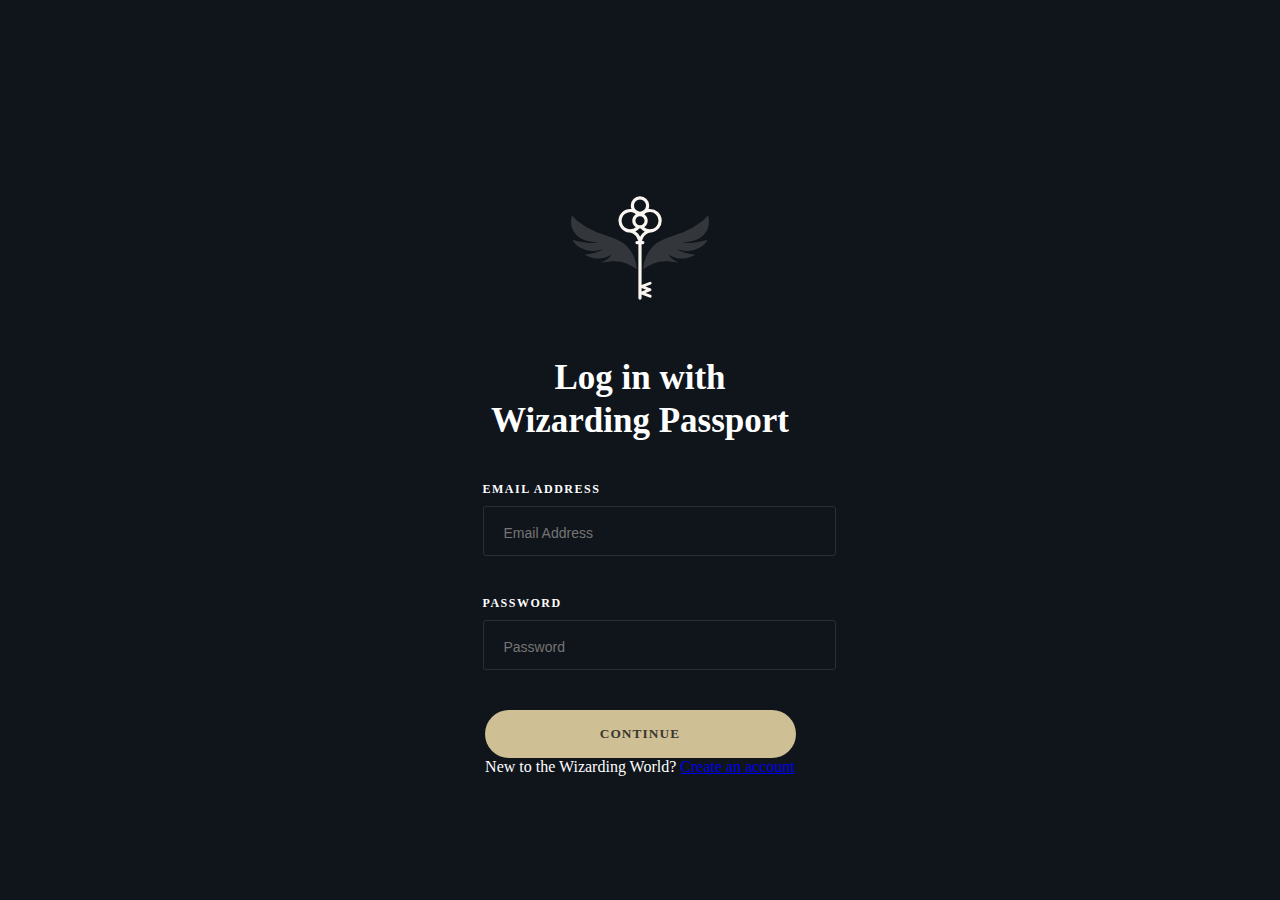
<file: form.html>
<!DOCTYPE html>
<html lang="en">
<head>
    <meta charset="UTF-8">
    <meta name="viewport" content="width=device-width, initial-scale=1.0">
    <link rel="stylesheet" href="./assets/css/style.css">
    <title>Wizarding passport</title>
</head>
<body>

    <header class="form-header">

    </header>
    <div class="forms">
       <a href="index.html"> <div  class="svg_au">
        <svg  height="136" viewBox="0 0 264.99 198.28" width="138"><g fill="#faf6f0" transform="translate(-3.59 -87.96)"><g opacity="0.15"><path d="m264.15 171.81a138.26 138.26 0 0 1 -26 5.24 75.57 75.57 0 0 1 -19.52-.64c7.65-.53 21.16-2.22 30.65-7.66.26-.12 26.16-12.84 17.53-43.62a.78.78 0 0 0 -1.44-.12c0 .09-4.68 9.27-30.67 24.13-10 5.72-21.32 9.7-32.26 13.56-16.6 5.84-32.28 11.36-42.45 22.26-16.8 18-17.47 41.21-17.47 41.45a.76.76 0 0 0 .76.78.76.76 0 0 0 .44-.13c.15-.11 14.86-10.17 29.57-13.45s34.5 1.39 34.71 1.39a.77.77 0 0 0 .4-1.49 30.24 30.24 0 0 1 -17.58-13.93c6.77 4.4 26.32 14.33 49.88 1.35a.78.78 0 0 0 .38-.83.76.76 0 0 0 -.68-.61 145.61 145.61 0 0 1 -19.69-3.7 41.17 41.17 0 0 1 -13.16-6.31 53.82 53.82 0 0 0 33 1.25c19.1-5.58 24.36-17.38 24.57-17.88a.76.76 0 0 0 -.94-1z"></path><path d="m69.72 162.7c-10.95-3.86-22.27-7.84-32.26-13.56-25.86-14.78-30.64-24.04-30.68-24.14a.76.76 0 0 0 -.76-.43.75.75 0 0 0 -.67.55c-8.64 30.78 17.26 43.5 17.48 43.6 9.52 5.45 23.06 7.15 30.71 7.68a75.63 75.63 0 0 1 -19.53.64 138.92 138.92 0 0 1 -26-5.24.77.77 0 0 0 -.8.21.79.79 0 0 0 -.14.83c.21.5 5.47 12.3 24.58 17.88a53.83 53.83 0 0 0 33-1.25 41.13 41.13 0 0 1 -13.17 6.31 145.31 145.31 0 0 1 -19.69 3.7.78.78 0 0 0 -.68.61.79.79 0 0 0 .39.83c23.56 13 43.12 3 49.88-1.35a30.18 30.18 0 0 1 -17.58 13.93.77.77 0 0 0 .39 1.49c.2-.05 20-4.67 34.69-1.39s29.43 13.34 29.57 13.45a.78.78 0 0 0 .44.13.74.74 0 0 0 .36-.09.76.76 0 0 0 .41-.69c0-.24-.68-23.42-17.48-41.45-10.18-10.89-25.86-16.41-42.46-22.25z"></path></g><path d="m156.73 157.42a3.24 3.24 0 0 0 .87-.2 22.68 22.68 0 0 0 -2.86-45.22c-.73 0-1.46.06-2.19.13a17.52 17.52 0 0 0 1.25-6.49 17.72 17.72 0 1 0 -35.44 0 17.52 17.52 0 0 0 1.25 6.49c-.73-.07-1.45-.13-2.19-.13a22.69 22.69 0 0 0 -2.32 45.26 3.5 3.5 0 0 0 .66.12c7.66.44 14.33 6.68 16.59 15.52a3.15 3.15 0 0 0 .32.7h-2.2a3.08 3.08 0 1 0 0 6.15h2.53v103.41a3.08 3.08 0 1 0 6.16 0v-6.9l15.29 5.84a2.69 2.69 0 1 0 1.92-5l-9.76-3.73 9.76-3.73a2.93 2.93 0 0 0 .53-.27l.07-.06a2.43 2.43 0 0 0 .47-.43l.1-.12a2.45 2.45 0 0 0 .36-.63 1 1 0 0 0 0-.17 2.76 2.76 0 0 0 .08-.27v-.26a2.28 2.28 0 0 0 0-.26 2.45 2.45 0 0 0 0-.27v-.25a2.29 2.29 0 0 0 -.08-.28 1 1 0 0 0 0-.17s0 0 0-.06a2.15 2.15 0 0 0 -.14-.26 2.12 2.12 0 0 0 -.11-.21l-.18-.22-.15-.18-.22-.19-.18-.14-.24-.14-.23-.11h-.08l-9.76-3.73 9.76-3.73a2.69 2.69 0 1 0 -1.92-5l-15.29 5.84v-78.28h2.54a3.08 3.08 0 0 0 0-6.15h-1.88a3.27 3.27 0 0 0 .3-.69c2.27-8.85 8.94-15.09 16.61-15.53zm-2-39.22a16.54 16.54 0 1 1 0 33.07 16.36 16.36 0 0 1 -10.74-4 14.83 14.83 0 0 0 0-25.11 16.4 16.4 0 0 1 10.75-3.96zm-18.66 25.24a8.71 8.71 0 1 1 8.71-8.71 8.72 8.72 0 0 1 -8.7 8.71zm0-49.32a11.57 11.57 0 1 1 -11.56 11.56 11.57 11.57 0 0 1 11.57-11.56zm-18.66 57.15a16.54 16.54 0 1 1 10.74-29.09 14.83 14.83 0 0 0 0 25.11 16.36 16.36 0 0 1 -10.73 3.98zm30.46 115.83-8.71 3.32v-6.65zm-11.63-101.37a26.9 26.9 0 0 0 -8.94-10.57 22.55 22.55 0 0 0 7.28-5.64 14.1 14.1 0 0 0 3 0 22.68 22.68 0 0 0 7.48 5.73 26.73 26.73 0 0 0 -8.82 10.48z"></path></g></svg>
    </div></a>


    <section class="h1">
        <h1 class="center">Log in with Wizarding Passport</h1>
    </section>


    <section class="formAuth">
        <form name="login" id="loginForm" onsubmit="return validateForm()">
            <div class="Auth_inputContainer">
                <div class="input-container">
                    <span class="field-label">Email Address</span><label class="label-txt" for="email">
                        <input placeholder="Email Address" type="email" class="input-txt" id="email" name="email" aria-label="Email Address" data-hide="true" value=""></label>
                    </div><div class="input-container"><span class="field-label">Password</span><label class="label-txt" for="password">
                        <input placeholder="Password" type="password" class="input-txt" id="password" name="password" aria-label="Password" data-hide="true" value="">
                    </label></div></div>
                    
                    <div class="Auth_btnContainer">
                        <button type="submit" name="login" icon="" id="btnLogin" class="Button_btnPrimary " value='submit' >CONTINUE</button></div></form><span class="SignInForm_createAccountTxt">New to the Wizarding World? <a href="https://www.wizardingworld.com/about-passport">Create an account</a></span></section></div>

  


<script src="./assets/js/hero.js"></script>
</body>
</html>
</file>
<file: assets/css/style.css>
@font-face{
  font-family: 'Sofia-Regular';
  src:url(//assets/media/Sofia/Sofia-Regular.ttf)
}

@font-face{
  font-family: 'HennyPenny-Regular';
  src:url(//assets/media/Henny_Penny/HennyPenny-Regular.ttf)
}

*{
    margin:0;
    padding:0;
    list-style: none;
}

html{
    margin:0;
    padding: 0;
    height: 100%;
}

body{
    background-color: #10141b;
    color: #fff;
    margin: 0;
    height: 100%;


}



.wizardingLogo{
    width: 70px;
    height: 60.38px;
    margin-left: 47%;
}





.menu-wrap {
    position: fixed;
    top: 0px;
    left: 0;
    z-index: 1;
  
    
  }
  
  .menu-wrap .toggler {
    position: absolute;
    top: 0;
    left: 0;
    z-index: 2;
    cursor: pointer;
    width: 50px;
    height: 50px;
    opacity: 0;
    margin-left: 47px;
  }
  
  .menu-wrap .hamburger {
    position: absolute;
    top: 11px;
    left: 0;
    z-index: 1;
    width: 25px;
    height: 3px;
    padding: 1rem;
    display: flex;
    align-items: center;
    justify-content: center;
    margin-left: 47px;
  }

  .menu-wrap .hamburger > div {
    position: relative;
    flex: none;
    width: 100%;
    height: 2px;
    background: #fff;
    display: flex;
    align-items: center;
    justify-content: center;
    transition: all 0.4s ease;
  }
  

  .menu-wrap .hamburger > div::before,
  .menu-wrap .hamburger > div::after {
    content: '';
    position: absolute;
    z-index: 1;
    top: -10px;
    width: 100%;
    height: 2px;
    background: inherit;
  }
  

  .menu-wrap .hamburger > div::after {
    top: 10px;
  }
  

  .menu-wrap .toggler:checked + .hamburger > div {
    transform: rotate(135deg);
  }
  

  .menu-wrap .toggler:checked + .hamburger > div:before,
  .menu-wrap .toggler:checked + .hamburger > div:after {
    top: 0;
    transform: rotate(90deg);
  }
  

  .menu-wrap .toggler:checked:hover + .hamburger > div {
    transform: rotate(225deg);
  }
  
  .menu-wrap .toggler:checked ~ .menu {
    visibility: visible;
  }
  
  .menu-wrap .toggler:checked ~ .menu > div {
    transform: scale(1);
   
  }
  
  .menu-wrap .toggler:checked ~ .menu > div > div {
    opacity: 1;
    transition:  opacity 0.4s ease 0.4s;
  }
  
  .menu-wrap .menu {
    position: fixed;
    top: 0;
    left: 0;
    width: 100%;
    height: 100%;
    visibility: hidden;
    overflow: hidden;
    display: flex;
    align-items: center;

  }
  
  .menu-wrap .menu > div {
    background: #10141b ;
    width: 50%;
    height: 200vw;
    display: flex;
    flex: none;
    align-items: center;
    justify-content: center;
    transform: scale(0);
    transition: all 0.4s ease;
  }
  
  .menu-wrap .menu > div > div {
    text-align: center;
    max-width: 90vw;
    max-height: 100vh;
    opacity: 0;
    transition: opacity 0.4s ease;
  }
  
  .menu-wrap .menu > div > div > ul > li {
    list-style: none;
    color: #fff;
    font-size: 1.5rem;
    padding: 1rem;
  }
  
  .menu-wrap .menu > div > div > ul > li > a {
    color: inherit;
    text-decoration: none;
    transition: color 0.4s ease;
  }
  


header{
    height: 80px;
    display: flex;
    justify-content: space-between;
    align-items: center;
    margin-left: 50px ;
    margin-right: 50px;
    
    
}


.harryPotterLogo{
    width: 350px;
    height: 200px;
    margin-top: 50px;
    animation: growUp 1s;
    transition: ease-in; 
    animation-timing-function: ease-in-out;
}

.hero_section{
    width: 840px;
    display: flex;
    align-items: center;
    justify-content: center;
    flex-direction: column;
    font-size: 18px;
    margin-left:20%;
    
}


h1{
    font-size:40px;
    animation: growUp 1s;
    transition: ease-in;
    animation-timing-function: ease-in-out;
}

.btn{
    width:320px;
    height: 52px;
    background-color: #6b63b5;
    color:#fff;
    font-size:14px;
    text-align: center;
    font-weight: 700;
    letter-spacing: 1.5px;
    border-top-left-radius: 20px;
    border-bottom-left-radius: 20px;
    border-bottom-right-radius: 20px;
    border-top-right-radius: 20px;
    margin-top:40px;
    animation: growUp 1s;
    transition: ease-in;
    border: 0; 
    animation-timing-function: ease-in-out; 
    
}


.hero_img{
    position:absolute;
    z-index:-2;
    width: 100%;
    height:100vh;
    object-fit: cover;
    top: 0;
    right: 0;
    bottom: 0;
    left: 0; 
   
}

.description{
    animation: growUp 1s;
    transition: ease-in;
    animation-timing-function: ease-in-out;
    font-family: 'HennyPenny-Regular';

}


@keyframes growUp{
    0%   { transform:scale(0); }
  100% { transform:scale(1); }
}



.audio_img{
  width: 905.66px;
  height: 509.42px;

  
}

.Audio{
  width: 100%;
  height:100vh;
  background-color: #10141b;
  margin-top: 25%;
  display: flex;
  justify-content: space-between;
  align-items: center;
 
}


.Audio_Section{
  
  position: absolute;
  left:800px

}

.littleone{
  font-family: 'HennyPenny-Regular';
  font-weight: 700;
  font-size: 25px;
  line-height: 42px;
  color: #f9f4f2;
  text-align: left;
  margin-top: 5px;
}


.main_txt{

  font-weight: 700;
  font-size: 40px;
  line-height: 42px;
  color: #f9f4f2;
  text-align: left;
  margin-top: 5px;
}


.description2{

  font-weight: 700;
  font-size: 20px;
  line-height: 42px;
  color: #f9f4f2;
  text-align: left;
  margin-top: 5px;
}


.youTube{
  width: 100%;
}


.youtubeWrapper{
  display: flex;
  justify-content: space-around;
  align-items: center;
}


.firstTwo{
  display: flex;
  flex-direction: column;
}

.firstTwo div{
  width:492px;
  height: 390.8px;
  background-color: white;
  margin-top: 20px;
}


.secondTwo{
  display: flex;
  flex-direction: column;
  margin-top: 190px;
}

.secondTwo div{
  width:492px;
  height: 390.8px;
  margin-top: 20px;

}

.youTube h2{
  font-weight: 700;
  font-size: 40px;
  line-height: 42px;
  color: #f9f4f2;
  text-align: left;
  margin-left: 100px;
}


/* footer */
footer{
    height: 515px;
    padding-left: 50px;
    padding-right: 50px;
    padding: 40px 20px;
    text-align: center;
    line-height: 1;
    font-size: 10px;
    position: relative;
    background-color: #10141b;
    z-index: 3;
    font-family: 'Sofia-Regular';
    font-weight: 400;
}


.outer{  
  display: flex;
  flex-direction: column;
  justify-content: space-between;
  border: 1px solid #696b78;
  margin-top: 90px;
}


.inner{
  max-width: 1240px;
  width: 100%;
  margin-left: auto;
  margin-right: auto;
}

.upper{
  height: 105px;
  display: flex;
  flex-direction: row;
  justify-content: space-between;
  width: 100%;
  padding-bottom: 12px;
    
}


.upper_ul{
  list-style: none;
    padding: 0;
    margin: 0;
    display: flex;
    flex-direction: column;
    align-items: center;
    flex-wrap: wrap;
    height: 105px;
}

.upper_ul li{
  margin-bottom: 15px;
    display: flex;
    font-size: 20px;
    line-height: 20px;
    font-size: 14px;
    text-align: left
}

.logo img{
  width: 107.99px;
  height: 80.81px;
}


.divider{
  border: 2px;
    height: 1px;
    width: 100%;
    background-color: #353643;
}


.lower{
  padding-top: 0;
  display: flex;
  flex-direction: row;
  justify-content: space-between;
  align-items: flex-start;
  margin-top: 20px;
}

.textDiv{
  
  height: 200px;
  text-align: left;
    margin-top: 15px;
    line-height: 1.33;
    font-family: 'Sofia-Regular';
    color: #9fa1ad;
    padding-left:25px;

}

.tradeMark{
  font-size: 14px;
    line-height: 20px;
    max-width: 702px;
    width: 100%
}

.textDiv p{
  font-size: 14px;
    line-height: 20px;
    max-width: 702px;
    width: 100%;
    margin: 16px 0;
    font-weight: 400;
    font-stretch: normal;
    line-height: 16px;
    letter-spacing: .25px;
    font-size: 12px;
}


.social{
  display: flex;
    justify-content: space-between;
    width: 220px;
    top: 0;
    right: 0;
    margin-top: 19px;
    padding-right: 25px;
}

.social li{
  width: 40px;
    height: 40px;
    background-color: #242633;

    border-radius: 50%;
    display: flex;
    justify-content: center;
    align-items: center;
}


.social li svg path {
  fill:#fff;
}



  /* hero statistics  */


  .hero_reviews{
    text-align: center;
  }

  .nightSky{
    position:absolute;
    z-index:-2;
    width: 100%;
    height:100vh;
    object-fit: cover;
    top: 0;
    right: 0;
    bottom: 0;
    left: 0; 
  }


  .hero_reviews h1{
    font-size: 90px;
    
  }


  #characters{
    width: 595px;
    height: 595px;
   border: 1px solid #fff;
    display: flex;
    flex-direction: column;
    margin:60px;
    justify-content: space-between;
    align-items: center;
    text-align: center;
    
  }


  .divSection{
    display: flex;
    width: 100vw;
    flex-wrap: wrap;
    align-items: center;
    justify-content: space-around;
    position: relative;
    top:400px
  }


  .hero{
    margin-top: 350px ;
  }



  .forms{
    width: 315px;
    margin: 0 auto;
  }


  .svg_au{
    display: flex;
    justify-content: center;
    align-items: center;
    margin-bottom: 40px;
  }


  .h1{
    display: flex;
    flex-direction: column;
    align-items: center;
    width: 315px;
    text-align: center;
  }

  .h1 h1{
    font-size: 35px;
    line-height: 43px;
    width: 315px;
    margin-bottom: 40px;
  }

  .formAuth{
    margin: 0 auto;
    display: flex;
    align-items: center;
    justify-content: center;
    flex-direction: column;
  }

  form{
    flex-direction: row;
    align-items: center;
    justify-content: center;
    width: 100%;
  }

  .SignInForm{
    display: flex;
    justify-content: center;
    align-items: center;
    margin-top: 20px;
  }


  .input-container{
    margin-bottom: 32px;
  }


  .Auth_inputContainer>label{
    margin-top: 20px;
  }


  .field-label{
    text-transform: uppercase;
    font-size: 12px;
    color: #fff;
    position: relative;
    letter-spacing: 1.5px!important;
    display: inherit;
    line-height: 1.33!important;
    font-family: 'Sofia-Regular' ;
    font-weight: 700;
    line-height: 1.18;
    letter-spacing: 1.1px;
  }


  .label-txt{
    font-size: 11px;
    color: #fff;
    position: relative;
    font-weight: 700;
    line-height: 1.08;
    letter-spacing: 1.1px
  }


  .SignInForm_createAccountTxt button{
    line-height: 1.67;
    font-size: .75rem;
    color: #fff;
  }

  .Auth_btnContainer{
    width: 100%;
    padding: 0;
    margin-top: 20px;
    display: flex;
    justify-content: center;
    align-items: center;
    flex-direction: column;
  }


  .Button_btnPrimary{
    color: #3a372e;
    background-color: #cec094;
    border-radius: 30px;
    border-width: 0;
    min-width: 200px;
    display: inline-block;
    text-align-last: center;
    font-family: 'Sofia-Regular';
    font-weight: 700;
    line-height: 1.18;
    letter-spacing: 1.1px;
    transition: background-color .3s ease-in-out;
    height: 48px;
    width: 311px;



  }

  .form-header{
    height: 20%;
  }


  .input-txt{
    font-weight: 400;
    font-size: 14px;
    color: #fff;
    background: inherit;
    padding: 18px 20px 14px;
    margin: 8px 0;
    border: 1px solid hsla(0,0%,59.2%,.2);
    border-radius: 3px;
    transition: border .3s ease-in-out;
    width: 311px;
  }


  .loginbtn{
    background-color: #6b63b5;
    color: #f9f4f2;
    cursor: pointer;
    font-weight: 400;
    font-size: 14px;
    border-radius: 3px;
    padding:8px 20px 5px;
    border: 0;
  }

  /* #canvas1{
    position:fixed;
  top:0;
  right:0;
  bottom:0;
  left:0;
  z-index: -2;
  } */



  @media   (max-width: 320px){
    body{
      display: block;
      
    }

    .hero_img{
      position:absolute;
      z-index:-2;
      width: 100%;
      height:100vh;
      object-fit: cover;
      top: 0;
      right: 0;
      bottom: 0;
      left: 0; 
     
  }



  .hero_section{
  width: 320px;
  display: flex;
  align-items: center;
  justify-content: center;
  flex-direction: column;
  font-size: 15px;
  margin-left:10px;
  
  }


  .btn{
    width:220px;
    height: 42px;
    background-color: #6b63b5;
    color:#fff;
    font-size:14px;
    text-align: center;
    font-weight: 700;
    letter-spacing: 1.5px;
    border-top-left-radius: 20px;
    border-bottom-left-radius: 20px;
    border-bottom-right-radius: 20px;
    border-top-right-radius: 20px;
    margin-top:40px;
    animation: growUp 1s;
    transition: ease-in;
    border: 0; 
    animation-timing-function: ease-in-out; 
    
}


h1{
  font-size: 20px;
}


.harryPotterLogo{
  width: 250px;
  height: 100px;
  margin-top: 37px;
}

.wizardingLogo{
  margin-left: 40%;
  margin-right: 9%;
}


.audio_img{
  width: 320px;
  height: 180px;
}

.Audio_Section{

      /* position: absolute; */
      left: 0;
      display: flex;
      justify-content: center;
      flex-direction: column;
      margin-top: 200px;
      align-items: center;
}

.main_txt{
  font-size: 20px;
}


.youtubeWrapper{
  flex-wrap: wrap;
}

.firstTwo div{
  width: 260px;
  height: 260px ;
}

.iframe{
  width: 260px;
  height: 260px;
}

.secondTwo{
  margin-top: 0;
}
.secondTwo div{
  width: 260px;
  height: 260px ;
  
}


footer{
  height: 515px;
  padding-left: 50px;
  padding-right: 50px;

  padding: 40px 20px;
  text-align: center;
  line-height: 1;
  font-size: 10px;
  position: relative;
  background-color: #10141b;
  transform: translateZ(1px);
  z-index: 3;
  font-family: 'Sofia-Regular';
  font-weight: 400;
}


.outer{  
display: flex;
flex-direction: column;
justify-content: space-between;
border: 1px solid #696b78;
margin-top: 90px;
}


.inner{
max-width: 1240px;
width: 100%;
margin-left: auto;
margin-right: auto;
}

.upper{
height: 192px;
display: flex;
flex-direction: column-reverse;
justify-content: space-between;
width: 100%;
padding-bottom: 12px;
  
}


.upper_ul{
list-style: none;
  padding: 0;
  margin: 0;
  display: flex;
  flex-direction: column;
  align-items: center;
  flex-wrap: wrap;
  height: 105px;
}

.upper_ul li{
margin-bottom: 15px;
  display: flex;
  font-size: 20px;
  line-height: 20px;
  font-size: 14px;
  text-align: left
}

.logo img{
width: 90px;
height: 70px;
margin-left: 12%;
}


.divider{
border: 2px;
  height: 1px;
  width: 100%;
  background-color: #353643;
}


.lower{
  display: flex;
  flex-direction: column-reverse;
  align-items: center;
  width: 100%;
  padding-top: 15px;
}

.textDiv{

height: 200px;
text-align: left;
  margin-top: 15px;
  line-height: 1.33;
  font-family: 'Sofia-Regular';
  color: #9fa1ad;
  padding-left:25px;

}

.tradeMark{
font-size: 14px;
  line-height: 20px;
  max-width: 702px;
  width: 100%
}

.textDiv p{
font-size: 14px;
  line-height: 20px;
  max-width: 702px;
  width: 100%;
  font-weight: 400;
  font-stretch: normal;
  line-height: 10px;
  letter-spacing: .25px;
  font-size: 12px;
}


.social{
display: flex;
  justify-content: space-between;
  width: 220px;
  top: 0;
  right: 0;
  margin-top: 19px;
  padding-right: 25px;
}

.social li{
width: 40px;
  height: 40px;
  background-color: #242633;

  border-radius: 50%;
  display: flex;
  justify-content: center;
  align-items: center;
}


.social li svg path {
fill:#fff;
}

.hero_reviews h1{
  font-size: 60px;
}

}



/* iphone 6 inteface */


@media only screen and (min-device-width: 375px) and (max-device-width: 667px){
  body{
    display: block;
  }




.hero_section{
width: 320px;
display: flex;
align-items: center;
justify-content: center;
flex-direction: column;
font-size: 15px;
margin-left:43px;

}


.btn{
  width:220px;
  height: 42px;
  /* background-color: #6b63b5;
  color:#fff; */
  font-size:14px;
  text-align: center;
  font-weight: 700;
  letter-spacing: 1.5px;
  border-top-left-radius: 20px;
  border-bottom-left-radius: 20px;
  border-bottom-right-radius: 20px;
  border-top-right-radius: 20px;
  margin-top:40px;
  animation: growUp 1s;
  transition: ease-in;
  border: 0; 
  animation-timing-function: ease-in-out; 
  
}

.menu-wrap .hamburger{
  margin-left: 16px;
}

h1{
font-size: 20px;
}


.harryPotterLogo{
width: 250px;
height: 100px;
margin-top: 37px;
}

.wizardingLogo{
margin-left: 40%;
margin-right: 9%;
}


.audio_img{
width: 320px;
height: 180px;
}

.Audio_Section{

    /* position: absolute; */
    left: 0;
    display: flex;
    justify-content: center;
    flex-direction: column;
    margin-top: 200px;
    align-items: center;
    margin-left: 20px;
}

.main_txt{
font-size: 20px;
}


.youtubeWrapper{
flex-wrap: wrap;
}

.firstTwo div{
width: 260px;
height: 260px ;
}

.iframe{
width: 260px;
height: 260px;
}

.secondTwo{
margin-top: 0;
}
.secondTwo div{
width: 260px;
height: 260px ;

}


footer{
height: 515px;
padding-left: 50px;
padding-right: 50px;

padding: 40px 20px;
text-align: center;
line-height: 1;
font-size: 10px;
position: relative;
background-color: #10141b;
transform: translateZ(1px);
z-index: 3;
font-family: 'Sofia-Regular';
font-weight: 400;
}


.outer{  
display: flex;
flex-direction: column;
justify-content: space-between;
border: 1px solid #696b78;
margin-top: 90px;
}


.inner{
max-width: 1240px;
width: 100%;
margin-left: auto;
margin-right: auto;
}

.upper{
height: 192px;
display: flex;
flex-direction: column-reverse;
justify-content: space-between;
width: 100%;
padding-bottom: 12px;

}


.upper_ul{
list-style: none;
padding: 0;
margin: 0;
display: flex;
flex-direction: column;
align-items: center;
flex-wrap: wrap;
height: 105px;
}

.upper_ul li{
margin-bottom: 15px;
display: flex;
font-size: 20px;
line-height: 20px;
font-size: 14px;
text-align: left
}

.logo img{
width: 90px;
height: 70px;
margin-left: 12%;
}


.divider{
border: 2px;
height: 1px;
width: 100%;
background-color: #353643;
}


.lower{
display: flex;
flex-direction: column-reverse;
align-items: center;
width: 100%;
padding-top: 15px;
}

.textDiv{

height: 200px;
text-align: left;
margin-top: 15px;
line-height: 1.33;
font-family: 'Sofia-Regular';
color: #9fa1ad;
padding-left:25px;

}

.tradeMark{
font-size: 14px;
line-height: 20px;
max-width: 702px;
width: 100%
}

.textDiv p{
font-size: 14px;
line-height: 20px;
max-width: 702px;
width: 100%;
font-weight: 400;
font-stretch: normal;
line-height: 10px;
letter-spacing: .25px;
font-size: 12px;
}


.social{
display: flex;
justify-content: space-between;
width: 220px;
top: 0;
right: 0;
margin-top: 19px;
padding-right: 25px;
}

.social li{
width: 40px;
height: 40px;
background-color: #242633;

border-radius: 50%;
display: flex;
justify-content: center;
align-items: center;
}


.social li svg path {
fill:#fff;
}

.hero_reviews h1{
font-size: 60px;
}

}
</file>
